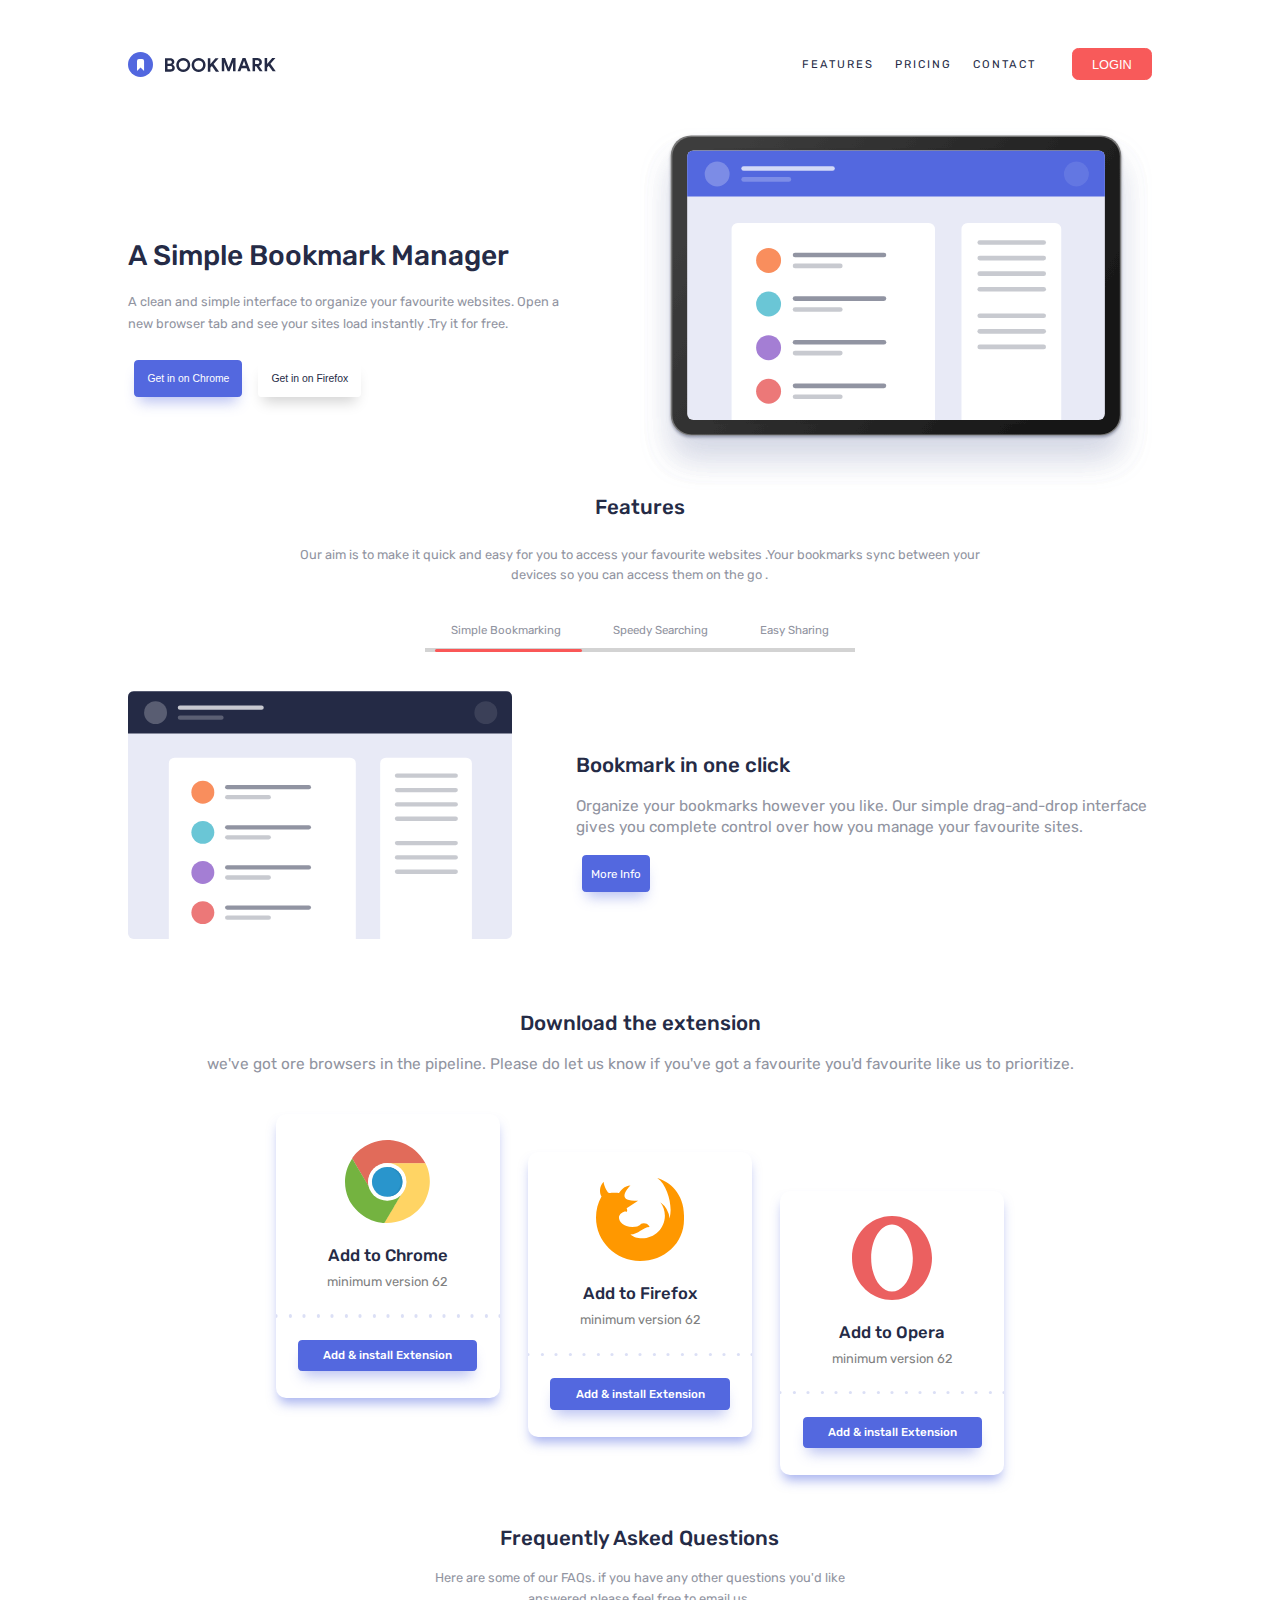
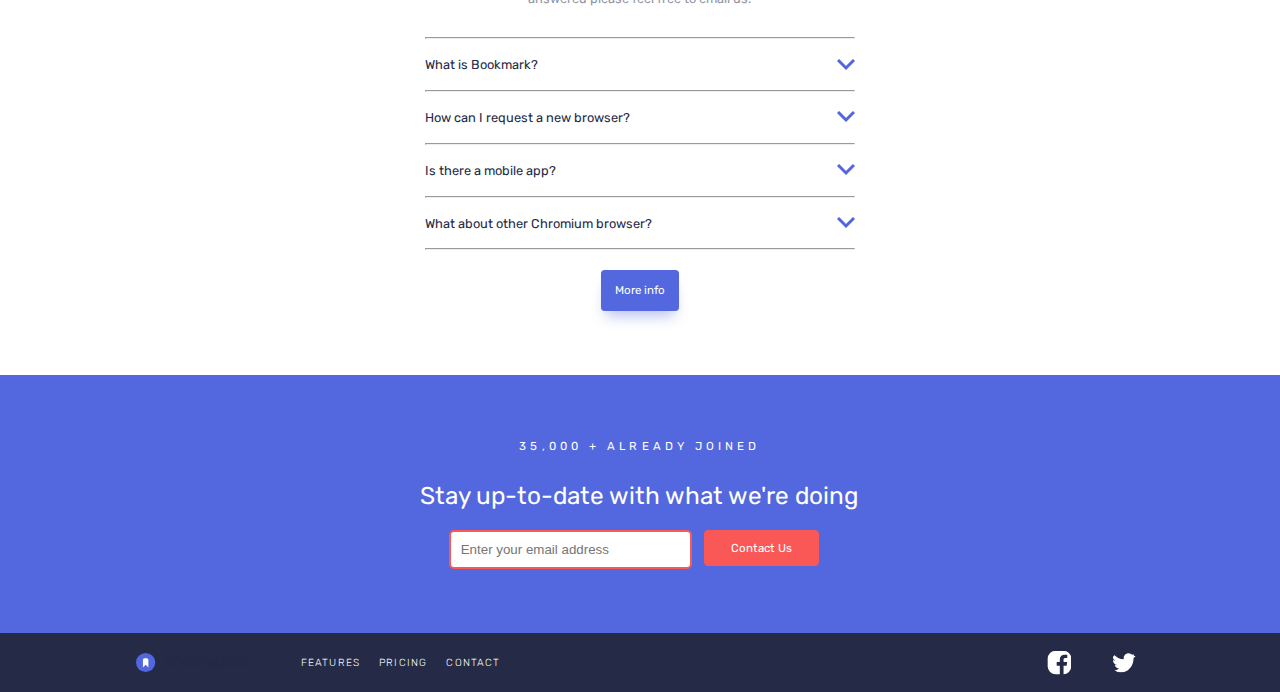
<file: index.html>
<!DOCTYPE html>
<html lang="en">

<head>
    <meta charset="UTF-8">
    <meta http-equiv="X-UA-Compatible" content="IE=edge">
    <meta name="viewport" content="width=device-width, initial-scale=1.0">
    <link rel="stylesheet" href="style.css">
    <link rel="stylesheet" href="https://cdnjs.cloudflare.com/ajax/libs/font-awesome/6.0.0-beta3/css/all.min.css"
        integrity="sha512-Fo3rlrZj/k7ujTnHg4CGR2D7kSs0v4LLanw2qksYuRlEzO+tcaEPQogQ0KaoGN26/zrn20ImR1DfuLWnOo7aBA=="
        crossorigin="anonymous" referrerpolicy="no-referrer" />
    <link rel="shortcut icon" href="./images/favicon-32x32.png" type="image/x-icon">
    <title>BOOKMARK</title>
</head>

<body>
    <!-- header content  -->
    <div class="for_width">

        <header class="nav">
            <img src="./images/logo-bookmark.svg" alt="">
            <button class="hamburger" id="hamburger">
                <img src="./images/icon-hamburger.svg" alt="">
            </button>
            <ul class="header_right" id="header_right">
                <li><a href="#">FEATURES</a></li>
                <li><a href="#">PRICING</a></li>
                <li><a href="#">CONTACT</a></li>
                <li><button class="header_right_btn">LOGIN</button></li>
            </ul>
        </header>

        <!-- Main content  -->

        <Main class="main">
            <div class="main_left">
                <div class="main_left_heading">
                    <h1>A Simple Bookmark Manager</h1>
                </div>
                <div class="main_left_content">
                    <p>A clean and simple interface to organize your favourite websites. Open a new browser tab and see
                        your
                        sites load instantly .Try it for free.</p>
                </div>
                <div class="main_left_buttons">
                    <button class="main_left_btn btn-1">Get in on Chrome</button>
                    <button class="main_left_btn btn-2">Get in on Firefox</button>
                </div>
            </div>
            <div class="main_right">
                <div class="main_right_image">
                    <img src="./images/illustration-hero.svg" alt="">
                </div>
            </div>
        </Main>
        <!-- Features -->
        <div class="features">
            <div class="feature_header">
                <h1>Features</h1>
                <p>Our aim is to make it quick and easy for you to access your favourite websites .Your bookmarks sync
                    between your devices so you can access them on the go .</p>
            </div>
            <ul class="tabs">
                <hr>
                <li>Simple Bookmarking</li>
                <hr>
                <li>Speedy Searching</li>
                <hr>

                <li>Easy Sharing</li>
                <hr>
            </ul>
            <div class="container">
                <div class=" content ">
                    <div class="feature_container">
                        <div class="feature_left_image">
                            <img src="./images/feature_left_img.svg" alt="">
                        </div>
                        <div class="feature_right">
                            <div class="feature_right_header">
                                <h4>Bookmark in one click</h4>
                            </div>
                            <div class="feature_right_content">

                                <p>Organize your bookmarks however you like. Our simple drag-and-drop interface
                                    gives you complete control over how you manage your favourite sites.</p>
                            </div>
                            <div class="feature_right_button">

                                <button class="feature_btn btn-1">
                                    More Info
                                </button>
                            </div>
                        </div>
                    </div>
                </div>
            </div>
            <div class="container">
                <div class=" content ">
                    <div class="feature_container">
                        <div class="feature_left_image">
                            <img src="./images/illustration-features-tab-2.svg" alt="">
                        </div>
                        <div class="feature_right">
                            <div class="feature_right_header">
                                <h4>Intelligent search</h4>
                            </div>
                            <div class="feature_right_content">

                                <p>Our powerful search feature will help you find saved sites in no time at all. No need to trawl through all of your bookmarks.</p>
                            </div>
                            <div class="feature_right_button">

                                <button class="feature_btn btn-1">
                                    More Info
                                </button>
                            </div>
                        </div>
                    </div>
                </div>
            </div>
            <div class="container">
                <div class=" content ">
                    <div class="feature_container">
                        <div class="feature_left_image">
                            <img src="./images/illustration-features-tab-3.svg" alt="">
                        </div>
                        <div class="feature_right">
                            <div class="feature_right_header">
                                <h4>Share your bookmarks</h4>
                            </div>
                            <div class="feature_right_content">

                                <p>Easily share your bookmarks and collections with others. Create a shareable link that you can send at the click of a button.</p>
                            </div>
                            <div class="feature_right_button">

                                <button class="feature_btn btn-1">
                                    More Info
                                </button>
                            </div>
                        </div>
                    </div>
                </div>
            </div>
        </div>

        <!-- Download extention     -->

        <div class="extensions">
            <div class="extension_heading">
                <h3>Download the extension</h3>
                <p>we've got ore browsers in the pipeline. Please do let us know if you've got a favourite you'd
                    favourite like us to prioritize. </p>
            </div>
            <div class="extension_container">
                <div class="extension_cards">
                    <img class="extension_cards_logo" src="./images/logo-chrome.svg" alt="">
                    <h5>Add to Chrome</h5>
                    <p>minimum version 62</p>
                    <img src="./images//bg-dots.svg" alt="" class="card_line">
                    <button class="extension_btn btn-1">Add & install Extension</button>
                </div>
                <div class="extension_cards card_2">
                    <img class="extension_cards_logo" src="./images/logo-firefox.svg" alt="">
                    <h5>Add to Firefox</h5>
                    <p>minimum version 62</p>
                    <img src="./images//bg-dots.svg" alt="" class="card_line">
                    <button class="extension_btn btn-1">Add & install Extension</button>
                </div>
                <div class="extension_cards card_3">
                    <img class="extension_cards_logo" src="./images/logo-opera.svg" alt="">
                    <h5>Add to Opera</h5>
                    <p>minimum version 62</p>
                    <img src="./images//bg-dots.svg" alt="" class="card_line">
                    <button class=" extension_btn btn-1">Add & install Extension</button>
                </div>
            </div>
        </div>

        <!-- frequently Asked Question -->

        <div class="questions">
            <div class="question_heading">
                <h3>Frequently Asked Questions</h3>
                <p>Here are some of our FAQs. if you have any other questions you'd like answered please feel free
                    to
                    email us.</p>
            </div>
            <div class="questions_container">
                <div class="question_box">
                    <hr>
                    <div class="question_line">
                        <h4>What is Bookmark?</h4>
                        <img class="question_arrow" id="question_arrow" src="./images/icon-arrow.svg"
                            alt="">
                    </div>
                    <p class="hide">Lorem ipsum dolor sit amet, consectetur adipiscing elit. Fusce tincidunt
                        justo eget ultricies fringilla. Phasellus blandit ipsum quis quam ornare mattis.</p>
                </div>
                <hr>
                <div class="question_box">
                    <div class="question_line">
                        <h4>How can I request a new browser?</h4>
                        <img class="question_arrow" src="./images/icon-arrow.svg" alt="">

                    </div>
                    <p class="hide">Vivamus luctus eros aliquet convallis ultricies. Mauris augue massa, ultricies
                        non ligula.
                        Suspendisse imperdiet. Vivamus luctus eros aliquet convallis ultricies. Mauris augue massa,
                        ultricies non ligula. Suspendisse imperdie tVivamus luctus eros aliquet convallis ultricies.
                        Mauris augue massa, ultricies non ligula. Suspendisse imperdiet.</p>
                </div>
                <hr>
                <div class="question_box">
                    <div class="question_line">
                        <h4>Is there a mobile app?</h4>
                        <img class="question_arrow" src="./images/icon-arrow.svg" alt="">
                    </div>
                    <p class="hide">Sed consectetur quam id neque fermentum accumsan. Praesent luctus vestibulum
                        dolor, ut condimentum
                        urna vulputate eget. Cras in ligula quis est pharetra mattis sit amet pharetra purus. Sed
                        sollicitudin ex et ultricies bibendum.</p>
                </div>
                <hr>
                <div class="question_box">
                    <div class="question_line">
                        <h4>What about other Chromium browser?</h4>
                        <img class="question_arrow" src="./images/icon-arrow.svg" alt="">
                    </div>
                    <p class="hide">Integer condimentum ipsum id imperdiet finibus. Vivamus in placerat mi, at
                        euismod dui. Aliquam
                        vitae neque eget nisl gravida pellentesque non ut velit.</p>
                </div>
                <hr>
                <div class="question_button">
                    <button class="question_btn btn-1">More info</button>
                </div>
            </div>
        </div>
    </div>

    <!-- Footer  -->

    <footer>
        <div class="footer">
            <div class="fotter_content">
                <div>
                    <p>35,000 + ALREADY JOINED</p>
                </div>
                <div>
                    <h3>Stay up-to-date with what we're doing</h3>
                </div>
                <div class="footer_contact">
                    <div class="footer_input ">
                        <input type="text" placeholder="Enter your email address">
                        <div class="invalid_email hide">
                            <p>Whoops, make sure it's an email</p>
                            <img src="./images/icon-error.svg" alt="">
                        </div>
                    </div>
                    <div class="footer_contact_button">
                        <button>Contact Us</button>

                    </div>
                </div>
            </div>
        </div>
    </footer>
    <main class="footer_bottom_header">
        <div class="footer_bottom_header_left">
            <img src="./images/logo-bookmark.svg" alt="">
            <li><a href="#">FEATURES</a></li>
            <li><a href="#">PRICING</a></li>
            <li><a href="#">CONTACT</a></li>
        </div>
        <div class="footer_bottom_header_icon">
            <img src="./images/icon-facebook.svg" alt="">
            <img src="./images/icon-twitter.svg" alt="">
        </div>
    </main>

    <script src="./script.js"></script>
</body>

</html>
</file>
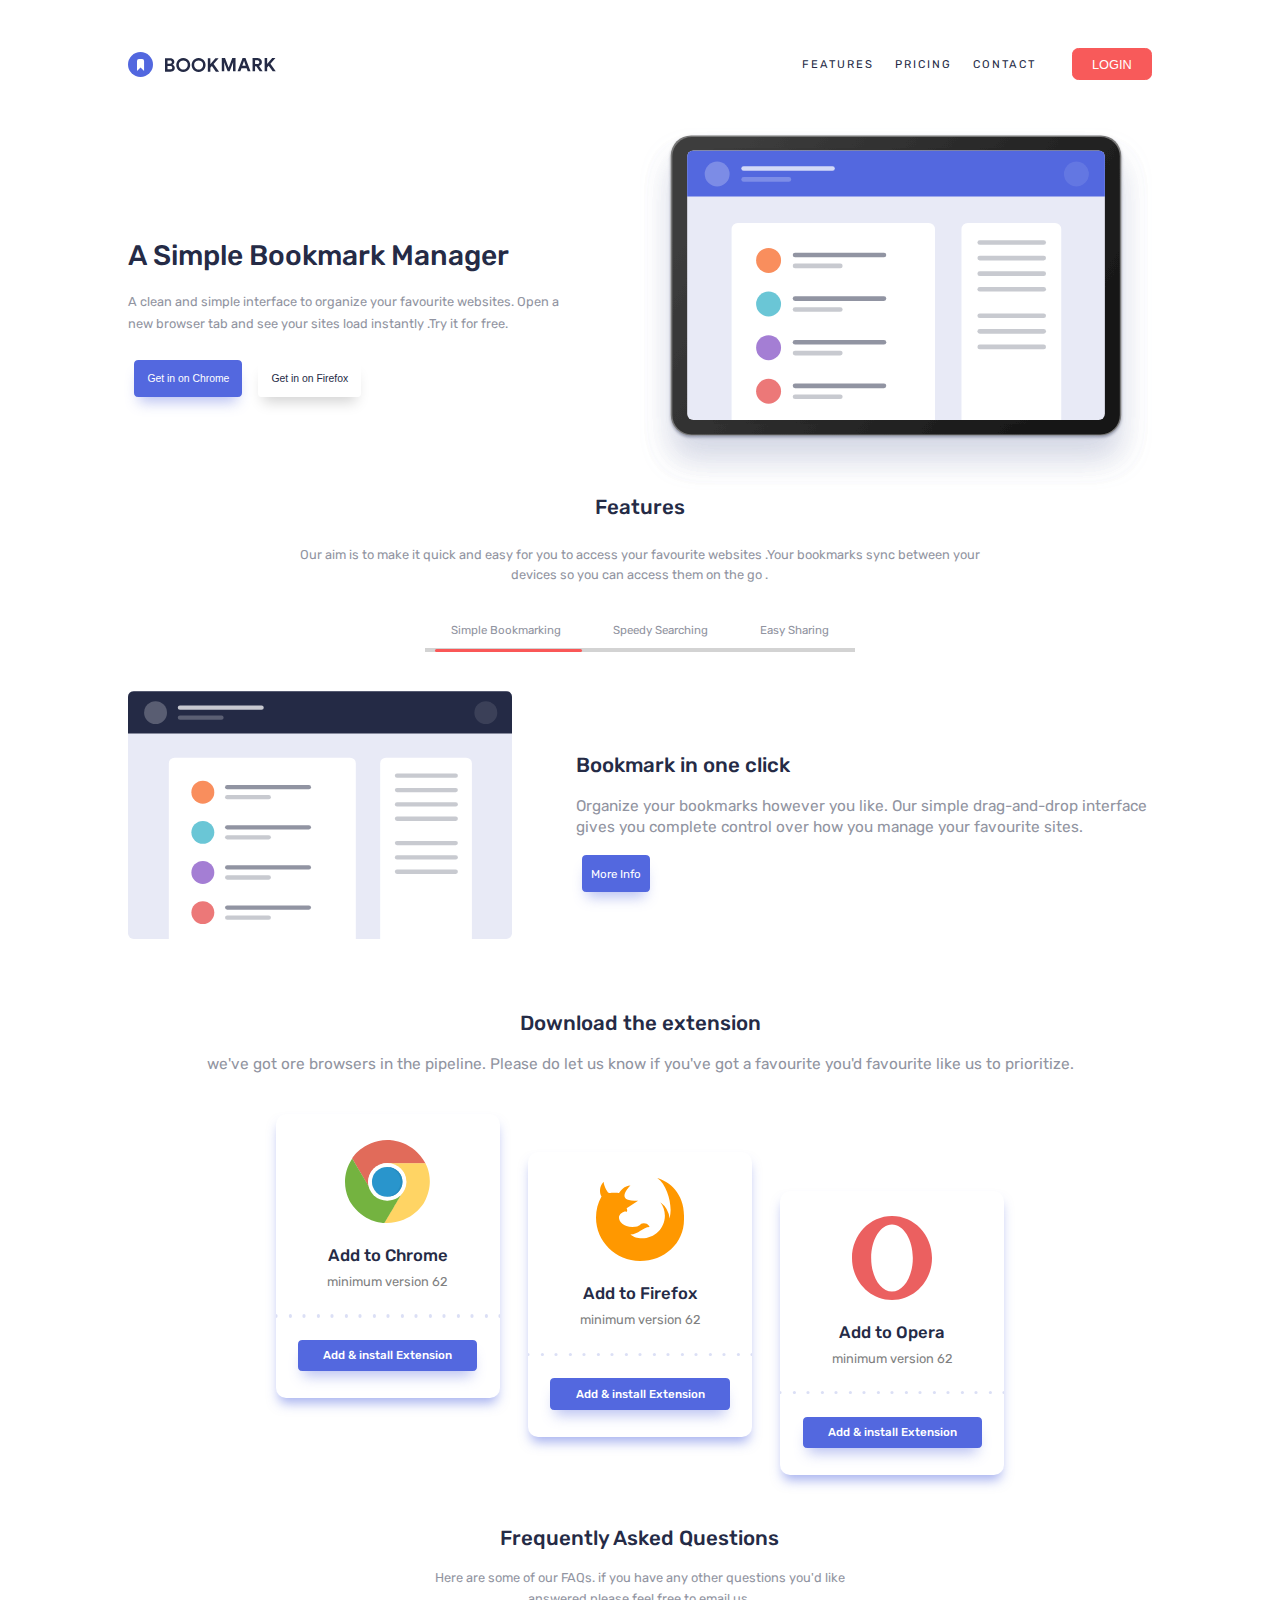
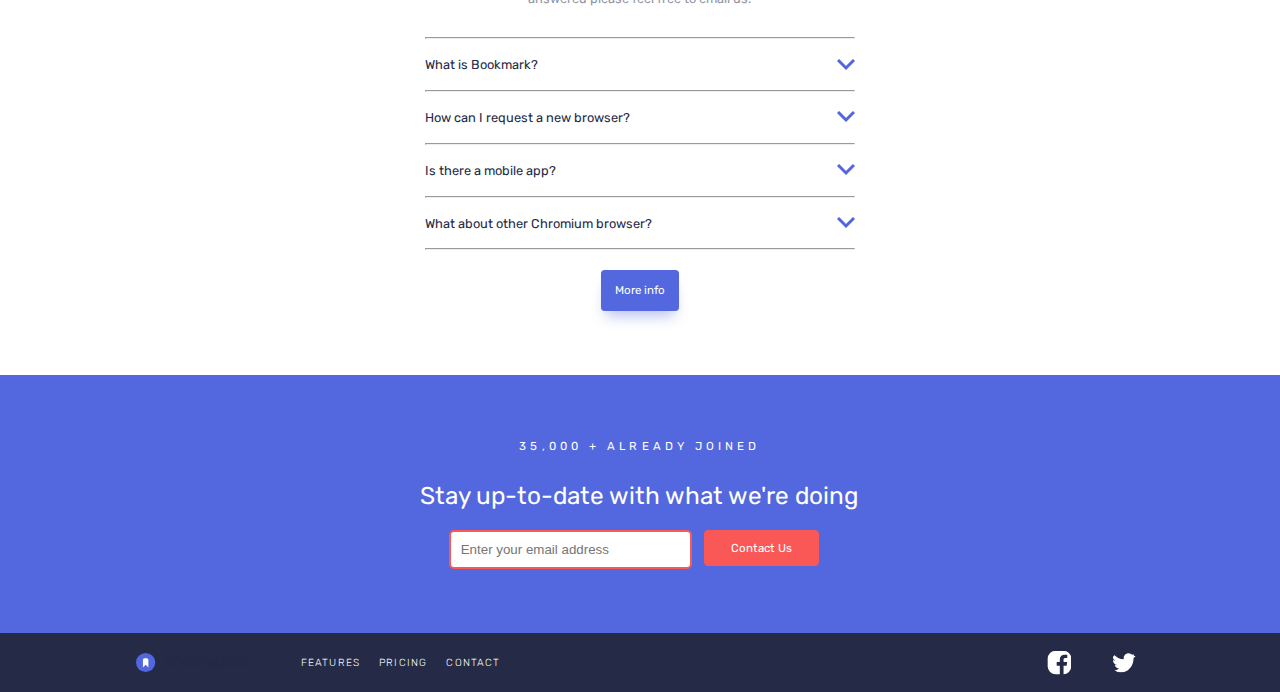
<file: home.html>
<!DOCTYPE html>
<html lang="en">

<head>
    <meta charset="UTF-8">
    <meta http-equiv="X-UA-Compatible" content="IE=edge">
    <meta name="viewport" content="width=device-width, initial-scale=1.0">
    <link rel="stylesheet" href="style.css">
    <link rel="stylesheet" href="https://cdnjs.cloudflare.com/ajax/libs/font-awesome/6.0.0-beta3/css/all.min.css"
        integrity="sha512-Fo3rlrZj/k7ujTnHg4CGR2D7kSs0v4LLanw2qksYuRlEzO+tcaEPQogQ0KaoGN26/zrn20ImR1DfuLWnOo7aBA=="
        crossorigin="anonymous" referrerpolicy="no-referrer" />
    <link rel="shortcut icon" href="./images/favicon-32x32.png" type="image/x-icon">
    <title>BOOKMARK</title>
</head>

<body>
    <!-- header content  -->
    <div class="for_width">

        <header class="nav">
            <img src="./images/logo-bookmark.svg" alt="">
            <button class="hamburger" id="hamburger">
                <img src="./images/icon-hamburger.svg" alt="">
            </button>
            <ul class="header_right" id="header_right">
                <li><a href="#">FEATURES</a></li>
                <li><a href="#">PRICING</a></li>
                <li><a href="#">CONTACT</a></li>
                <li><button class="header_right_btn">LOGIN</button></li>
            </ul>
        </header>

        <!-- Main content  -->

        <Main class="main">
            <div class="main_left">
                <div class="main_left_heading">
                    <h1>A Simple Bookmark Manager</h1>
                </div>
                <div class="main_left_content">
                    <p>A clean and simple interface to organize your favourite websites. Open a new browser tab and see
                        your
                        sites load instantly .Try it for free.</p>
                </div>
                <div class="main_left_buttons">
                    <button class="main_left_btn btn-1">Get in on Chrome</button>
                    <button class="main_left_btn btn-2">Get in on Firefox</button>
                </div>
            </div>
            <div class="main_right">
                <div class="main_right_image">
                    <img src="./images/illustration-hero.svg" alt="">
                </div>
            </div>
        </Main>
        <!-- Features -->
        <div class="features">
            <div class="feature_header">
                <h1>Features</h1>
                <p>Our aim is to make it quick and easy for you to access your favourite websites .Your bookmarks sync
                    between your devices so you can access them on the go .</p>
            </div>
            <ul class="tabs">
                <hr>
                <li>Simple Bookmarking</li>
                <hr>
                <li>Speedy Searching</li>
                <hr>

                <li>Easy Sharing</li>
                <hr>
            </ul>
            <div class="container">
                <div class=" content ">
                    <div class="feature_container">
                        <div class="feature_left_image">
                            <img src="./images/feature_left_img.svg" alt="">
                        </div>
                        <div class="feature_right">
                            <div class="feature_right_header">
                                <h4>Bookmark in one click</h4>
                            </div>
                            <div class="feature_right_content">

                                <p>Organize your bookmarks however you like. Our simple drag-and-drop interface
                                    gives you complete control over how you manage your favourite sites.</p>
                            </div>
                            <div class="feature_right_button">

                                <button class="feature_btn btn-1">
                                    More Info
                                </button>
                            </div>
                        </div>
                    </div>
                </div>
            </div>
            <div class="container">
                <div class=" content ">
                    <div class="feature_container">
                        <div class="feature_left_image">
                            <img src="./images/illustration-features-tab-2.svg" alt="">
                        </div>
                        <div class="feature_right">
                            <div class="feature_right_header">
                                <h4>Intelligent search</h4>
                            </div>
                            <div class="feature_right_content">

                                <p>Our powerful search feature will help you find saved sites in no time at all. No need to trawl through all of your bookmarks.</p>
                            </div>
                            <div class="feature_right_button">

                                <button class="feature_btn btn-1">
                                    More Info
                                </button>
                            </div>
                        </div>
                    </div>
                </div>
            </div>
            <div class="container">
                <div class=" content ">
                    <div class="feature_container">
                        <div class="feature_left_image">
                            <img src="./images/illustration-features-tab-3.svg" alt="">
                        </div>
                        <div class="feature_right">
                            <div class="feature_right_header">
                                <h4>Share your bookmarks</h4>
                            </div>
                            <div class="feature_right_content">

                                <p>Easily share your bookmarks and collections with others. Create a shareable link that you can send at the click of a button.</p>
                            </div>
                            <div class="feature_right_button">

                                <button class="feature_btn btn-1">
                                    More Info
                                </button>
                            </div>
                        </div>
                    </div>
                </div>
            </div>
        </div>

        <!-- Download extention     -->

        <div class="extensions">
            <div class="extension_heading">
                <h3>Download the extension</h3>
                <p>we've got ore browsers in the pipeline. Please do let us know if you've got a favourite you'd
                    favourite like us to prioritize. </p>
            </div>
            <div class="extension_container">
                <div class="extension_cards">
                    <img class="extension_cards_logo" src="./images/logo-chrome.svg" alt="">
                    <h5>Add to Chrome</h5>
                    <p>minimum version 62</p>
                    <img src="./images//bg-dots.svg" alt="" class="card_line">
                    <button class="extension_btn btn-1">Add & install Extension</button>
                </div>
                <div class="extension_cards card_2">
                    <img class="extension_cards_logo" src="./images/logo-firefox.svg" alt="">
                    <h5>Add to Firefox</h5>
                    <p>minimum version 62</p>
                    <img src="./images//bg-dots.svg" alt="" class="card_line">
                    <button class="extension_btn btn-1">Add & install Extension</button>
                </div>
                <div class="extension_cards card_3">
                    <img class="extension_cards_logo" src="./images/logo-opera.svg" alt="">
                    <h5>Add to Opera</h5>
                    <p>minimum version 62</p>
                    <img src="./images//bg-dots.svg" alt="" class="card_line">
                    <button class=" extension_btn btn-1">Add & install Extension</button>
                </div>
            </div>
        </div>

        <!-- frequently Asked Question -->

        <div class="questions">
            <div class="question_heading">
                <h3>Frequently Asked Questions</h3>
                <p>Here are some of our FAQs. if you have any other questions you'd like answered please feel free
                    to
                    email us.</p>
            </div>
            <div class="questions_container">
                <div class="question_box">
                    <hr>
                    <div class="question_line">
                        <h4>What is Bookmark?</h4>
                        <img class="question_arrow" id="question_arrow" src="./images/icon-arrow.svg"
                            alt="">
                    </div>
                    <p class="hide">Lorem ipsum dolor sit amet, consectetur adipiscing elit. Fusce tincidunt
                        justo eget ultricies fringilla. Phasellus blandit ipsum quis quam ornare mattis.</p>
                </div>
                <hr>
                <div class="question_box">
                    <div class="question_line">
                        <h4>How can I request a new browser?</h4>
                        <img class="question_arrow" src="./images/icon-arrow.svg" alt="">

                    </div>
                    <p class="hide">Vivamus luctus eros aliquet convallis ultricies. Mauris augue massa, ultricies
                        non ligula.
                        Suspendisse imperdiet. Vivamus luctus eros aliquet convallis ultricies. Mauris augue massa,
                        ultricies non ligula. Suspendisse imperdie tVivamus luctus eros aliquet convallis ultricies.
                        Mauris augue massa, ultricies non ligula. Suspendisse imperdiet.</p>
                </div>
                <hr>
                <div class="question_box">
                    <div class="question_line">
                        <h4>Is there a mobile app?</h4>
                        <img class="question_arrow" src="./images/icon-arrow.svg" alt="">
                    </div>
                    <p class="hide">Sed consectetur quam id neque fermentum accumsan. Praesent luctus vestibulum
                        dolor, ut condimentum
                        urna vulputate eget. Cras in ligula quis est pharetra mattis sit amet pharetra purus. Sed
                        sollicitudin ex et ultricies bibendum.</p>
                </div>
                <hr>
                <div class="question_box">
                    <div class="question_line">
                        <h4>What about other Chromium browser?</h4>
                        <img class="question_arrow" src="./images/icon-arrow.svg" alt="">
                    </div>
                    <p class="hide">Integer condimentum ipsum id imperdiet finibus. Vivamus in placerat mi, at
                        euismod dui. Aliquam
                        vitae neque eget nisl gravida pellentesque non ut velit.</p>
                </div>
                <hr>
                <div class="question_button">
                    <button class="question_btn btn-1">More info</button>
                </div>
            </div>
        </div>
    </div>

    <!-- Footer  -->

    <footer>
        <div class="footer">
            <div class="fotter_content">
                <div>
                    <p>35,000 + ALREADY JOINED</p>
                </div>
                <div>
                    <h3>Stay up-to-date with what we're doing</h3>
                </div>
                <div class="footer_contact">
                    <div class="footer_input ">
                        <input type="text" placeholder="Enter your email address">
                        <div class="invalid_email hide">
                            <p>Whoops, make sure it's an email</p>
                            <img src="./images/icon-error.svg" alt="">
                        </div>
                    </div>
                    <div class="footer_contact_button">
                        <button>Contact Us</button>

                    </div>
                </div>
            </div>
        </div>
    </footer>
    <main class="footer_bottom_header">
        <div class="footer_bottom_header_left">
            <img src="./images/logo-bookmark.svg" alt="">
            <li><a href="#">FEATURES</a></li>
            <li><a href="#">PRICING</a></li>
            <li><a href="#">CONTACT</a></li>
        </div>
        <div class="footer_bottom_header_icon">
            <img src="./images/icon-facebook.svg" alt="">
            <img src="./images/icon-twitter.svg" alt="">
        </div>
    </main>

    <script src="./script.js"></script>
</body>

</html>
</file>
<file: style.css>
@import url("https://fonts.googleapis.com/css2?family=Rubik:wght@300;400;500&display=swap");

* {
  margin: 0;
  padding: 0;
  box-sizing: border-box;
}
html {
  font-size: 100%;
}
.for_width {
  width: 80%;
  margin: auto;
}
header {
  height: 10rem;
  display: flex;
  justify-content: space-between;
  align-items: center;
  flex-wrap: wrap;
}
.header_right {
  display: flex;
  align-items: center;
}
.hamburger {
  background-color: transparent;
  border: none;
  display: none;
  columns: #252b46;
  cursor: pointer;
  font-size: 25px;
  outline: none;
}
.header_right li {
  list-style: none;
}
.header_right li a {
  text-decoration: none;
  color: #252b46;
  margin: 0 0.8125rem;
  font-size: 0.875rem;
  transition: all 0.3s ease;
  letter-spacing: 2px;
  font-family: "Rubik", sans-serif;
}
.header_right li a:hover {
  color: #f85a5a;
}
.header_right_btn {
  padding: 0.6rem 1.5rem;
  border-radius: 0.5rem;
  outline: none;
  border: 1px solid #f85a5a;
  background-color: #f85a5a;
  font-size: 1rem;
  color: white;
  cursor: pointer;
  font-size: 1rem;
  margin-left: 2rem;
  transition: all 0.3s ease-in-out;
}
.header_right_btn:hover {
  border: 1px solid #f85a5a;
  color: #f85a5a;
  background-color: transparent;
}

/* main styling  */

.main {
  display: flex;
  align-items: center;
  justify-content: space-between;
}
.main_left_heading {
  font-size: 1.1rem;
  color: #252b46;
  margin: 1.5rem 0;
  font-family: "Rubik", sans-serif;
}
.main_left_heading h1 {
  font-family: "Rubik", sans-serif;
  line-height: none;
  font-weight: 500;
}
.main_left_content {
  font-family: "Rubik", sans-serif;
  color: #9194a1;
  font-size: 1rem;
  line-height: 1.7rem;
  margin-bottom: 1.5rem;
}
.main_left_btn {
  padding: 0.9375rem;
  border-radius: 0.3rem;
  font-weight: 500;
  font-size: 0.8125rem;
  margin: 0.5rem;
}
.btn-1 {
  box-shadow: 0px 10px 14px -5px rgba(80, 99, 220, 0.4);
  border: 0.1rem solid #5368df;
  background-color: #5368df;
  color: white;
  cursor: pointer;
  transition: all ease 0.3s;
}
.btn-1:hover {
  background-color: transparent;
  border: 0.1rem solid #5368df;
  color: #5368df;
}
.btn-2 {
  border: 0.07rem solid white;
  background-color: transparent;
  cursor: pointer;
  transition: all ease 0.3s;
  box-shadow: 0px 10px 14px -5px lightgray;
  color: #252b46;
}
.btn-2:hover {
  border: 0.1rem solid #252b46;
  color: #252b46;
}
.main_right_image img {
  max-width: 40rem;
  margin-left: 5rem;
}

/* features */
.feature_header {
  text-align: center;
  margin-bottom: 2rem;
}
.tabs {
  width: 42%;
  list-style: none;
  display: flex;
  justify-content: space-around;
  margin: auto;
  border-bottom: 4px solid lightgray;
}
.tabs hr {
  display: none;
}
.tabs li {
  font-family: "Rubik", sans-serif;
  font-size: 0.9rem;
  font-weight: 400;
  color: #9194a1;
  padding: 0.9rem;
  cursor: pointer;
  position: relative;
}
.tabs li:hover {
  color: #fa5757;
}
.tabs li::after {
  content: "";
  position: absolute;
  bottom: -10%;
  left: -3%;
  height: 3px;
  background-color: #fa5757;
  border-radius: 30px;
}
.tabs li.active::after {
  width: 110%;
}
.container {
  position: relative;
}
.content {
  position: absolute;
  top: 0;
  left: 0;
  display: none;
}
.content.active {
  display: block;
}
.feature_header h1 {
  font-size: 1.6rem;
  font-weight: 500;
  margin-bottom: 2rem;
  font-family: "Rubik", sans-serif;
  color: #252b46;
}
.feature_header p {
  font-family: "Rubik", sans-serif;
  width: 70%;
  margin: auto;
  color: #9194a1;
  line-height: 1.6rem;
  font-size: 1rem;
}
.feature_container {
  margin-top: 3rem;
  display: flex;
  align-items: center;
  justify-content: space-between;
  font-family: "Rubik", sans-serif;
}
.feature_right {
  margin-left: 5rem;
}
.feature_right_header h4 {
  font-weight: 500;
  color: #252b46;
  font-size: 1.6rem;
  margin: 1.5rem 0;
}
.feature_right_content {
  margin-bottom: 0.9rem;
  color: #9194a1;
  line-height: 1.6rem;
  font-size: 1.2rem;
}
.feature_btn {
  transition: all 0.3s;
  padding: 0.8rem 0.6rem;
  border-radius: 0.3rem;
  font-weight: 400;
  font-size: 0.9rem;
  margin: 0.5rem;
  font-family: "Rubik", sans-serif;
}
.feature_left_image img {
  max-width: 30rem;
}

/* download extension  */
.extensions {
  margin-top: 28rem;
}
.extension_heading {
  text-align: center;
}
.extension_heading h3 {
  font-size: 1.6rem;
  font-weight: 500;
  margin-top: 3rem;
  margin-bottom: 1.5rem;
  color: #252b46;
  font-family: "Rubik", sans-serif;
}
.extension_heading p {
  font-family: "Rubik", sans-serif;
  text-align: center;
  color: #9194a1;
  font-size: 1.2rem;
  line-height: 1.6rem;
}
.extension_container {
  display: flex;
  margin-top: 2rem;
  flex-wrap: wrap;
  justify-content: center;
}
.extension_cards {
  margin: 1.1rem;
  width: 17.5rem;
  box-shadow: 0px 0.63rem 0.9rem -0.3rem rgba(78, 100, 224, 0.5);
  text-align: center;
  border-radius: 10px;
  margin-bottom: 2em;
  height: 22.2rem;
  font-family: "Rubik", sans-serif;
}
.extension_cards_logo {
  height: 6.5rem;
  margin-top: 2rem;
}

.extension_cards h5 {
  font-size: 1.3rem;
  color: #252b46;
  margin-top: 1.5rem;
  font-weight: 500;
}
.extension_cards p {
  margin-top: 0.7rem;
  margin-bottom: 1.3rem;
  color: gray;
}
.extension_btn {
  transition: all 0.3s;
  padding: 0.6rem 1.2rem;
  border-radius: 0.3rem;
  font-weight: 500;
  font-size: 0.9rem;
  margin-top: 1.5rem;
  font-family: "Rubik", sans-serif;
  width: 80%;
}
.card_2 {
  margin-top: 4.1rem;
}
.card_3 {
  margin-top: 7.1rem;
}
.card_line {
  width: 100%;
  overflow: hidden;
}

/* Frequently Asked Questions  */
.questions {
  width: 42%;
  margin: auto;
  font-family: "Rubik", sans-serif;
}
.question_heading {
  text-align: center;
}
.question_heading h3 {
  font-size: 1.6rem;
  font-weight: 500;
  font-family: "Rubik", sans-serif;
  color: #252b46;
  margin-top: 2rem;
  margin-bottom: 1.4rem;
}
.question_heading p {
  color: #9194a1;
  font-size: 1rem;
  line-height: 1.6rem;
  margin-bottom: 2.2rem;
}

.question_line {
  cursor: pointer;
  color: #fa5757;
  display: flex;
  align-items: center;
  justify-content: space-between;
}
.question_arrow {
  cursor: pointer;
}
.question_box h4 {
  padding: 1.4rem 0;
  font-weight: 400;
  color: #252b46;
}
.question_box p {
  color: #9194a1;
  padding-bottom: 1.5rem;
}
.question_line h4:hover {
  color: #fa5757;
  cursor: pointer;
}
.question_btn {
  transition: all 0.3s;
  border-radius: 0.25rem;
  padding: 1rem 1rem;
  font-weight: 400;
  font-size: 0.9rem;
  margin-top: 1.5rem;
  font-family: "Rubik", sans-serif;
}
.question_button {
  display: flex;
  justify-content: center;
  margin: 1.8rem;
  margin: auto;
}
.rotate {
  transform: rotate(180deg);
}

/* footer  */

footer {
  font-family: "Rubik", sans-serif;
  background-color: #5368df;
  color: white;
  display: flex;
  justify-content: center;
  text-align: center;
  padding: 5rem 2rem;
  margin-top: 5rem;
}
.footer {
  width: 40%;
  margin: auto;
}
.fotter_content p {
  letter-spacing: 0.32rem;
  font-weight: 400;
  margin-bottom: 2.2rem;
  font-size: 0.9rem;
}
.fotter_content h3 {
  font-size: 1.9rem;
  margin-bottom: 1.5rem;
  font-weight: 400;
}
.footer_input input {
  padding: 0.8rem;
  width: 19rem;
  outline: none;
  border: 2px solid #fa5757;
  margin: auto;
  border-radius: 5px;
}
.footer_contact {
  display: flex;
  justify-content: center;
}

.footer_contact_button button {
  transition: all 0.3s ease-in-out;
  background-color: #fa5757;
  color: white;
  border: 1px solid #fa5757;
  border-radius: 0.3rem;
  padding: 0.8rem 2rem;
  font-weight: 400;
  font-size: 0.9rem;
  font-family: "Rubik", sans-serif;
  cursor: pointer;
  transition: all 0.3s ease;
  margin: 0 1rem;
}
.footer_contact_button button:hover {
  background-color: white;
  border: 0.1rem solid #fa5757;
  color: #fa5757;
}
.invalid_email p {
  font-size: 0.7rem;
  letter-spacing: 0;
  float: left;
  font-style: italic;
  width: 100%;
  background-color: #fa5757;
  border-radius: 0 0 5px 5px;
  padding: 10px;
}
.invalid_email {
  display: flex;
}
.invalid_email img {
  position: relative;
  top: -33px;
  right: 12px;
  height: 20px;
}

/* footer header  */
.footer_bottom_header {
  display: flex;
  justify-content: space-between;
  align-items: center;
  background-color: #252b46;
  padding: 10px;
}

.footer_bottom_header_left img {
  margin-right: 2.5rem;
  height: 1.5rem;
}
.footer_bottom_header_left {
  display: flex;
  align-items: center;
  margin-left: 10%;
}
.footer_bottom_header_left li {
  list-style: none;
}
.footer_bottom_header_left li a {
  font-family: "Rubik", sans-serif;
  text-decoration: none;
  color: white;
  margin-left: 1.5rem;
  font-size: 0.8rem;
  letter-spacing: 0.09rem;
  font-weight: 300;
  transition: all 0.3s ease-in-out;
}
.footer_bottom_header_left li a:hover {
  color: #f85a5a;
}
.footer_bottom_header_icon {
  margin-right: 10%;
  cursor: pointer;
  transition: all 0.3s ease-in-out;
  display: flex;
  align-items: center;
}
.footer_bottom_header_icon img:hover {
  background-color: #f85a5a;
}
.footer_bottom_header_icon img {
  margin-left: 2rem;
  padding: 0.6rem;
  border-radius: 40%;
  transition: all 0.3s ease-in-out;
}

/* @media queries content  */

@media (max-width: 1310px) {
  html {
    font-size: 80%;
  }
}
@media (max-width: 1024px) {
  html {
    font-size: 75.5%;
  }
}
@media (max-width: 989px) {
  .for_width {
    width: 100%;
  }
  .hamburger {
    display: block;
    /* position: fixed; */
    right: 25px;
  }
  .nav {
    width: 90%;
    margin: auto;
    margin-top: 2rem;
  }

  .header_right {
    display: none;
    flex-direction: column;
    background-color: #252b46;
    opacity: 0.9;
    position: relative;
  }
  .header_right li a {
    width: 100%;
    color: white;
  }
  .header_right li {
    align-items: center;
    justify-content: center;
    margin: 1rem;
    padding: 0.5rem;
  }
  .header_right.show {
    display: flex;
    width: 100%;
  }
  .main {
    flex-wrap: wrap-reverse;
    justify-content: center;
  }
  .main_right img {
    align-items: none;
    max-width: 30rem;
    margin: auto;
  }
  .main_left {
    text-align: center;
    margin-bottom: 3rem;
  }
  .tabs {
    width: 90%;
    margin: auto;
    flex-direction: column;
    border-bottom: 0;
  }
  .tabs hr {
    display: block;
  }
  .tabs li {
    margin-top: 2rem;
    text-align: center;
    align-items: center;
  }
  .tabs li.active::after {
    width: 105%;
  }
  .feature_container {
    flex-direction: column;
  }
  .feature_left_image img {
    max-width: 26rem;
  }
  .feature_right {
    text-align: center;
    line-height: 25px;
    width: 100%;
    margin: auto;
  }
  .extensions {
    margin-top: 37rem;
  }
  .extension_container {
    display: flex;
    flex-direction: column;
    justify-content: center;
    align-items: center;
  }
  .questions {
    width: 90%;
  }
  .footer_contact {
    display: flex;
    flex-direction: column;
  }
  .footer_input input {
    width: 100%;
  }

  .footer_contact_button {
    margin-top: 1rem;
  }
  .footer_contact_button button {
    width: 100%;
    margin: auto;
  }
  .footer_bottom_header {
    flex-direction: column;
    justify-content: center;
    align-items: center;
  }
  .footer_bottom_header_left {
    flex-direction: column;
    margin: 1rem;
  }
  .footer_bottom_header_icon {
    justify-content: center;
    align-items: center;
    margin-left: 5rem;
  }
  .footer_bottom_header_left li a {
    font-size: 1rem;
  }
  .footer_bottom_header_left li {
    margin: 1rem;
  }
}
@media (max-width: 768px) {
  .footer {
    width: 100%;
  }
  .extensions {
    margin-top: 42rem;
  }
}
.hide {
  display: none;
}
</file>
